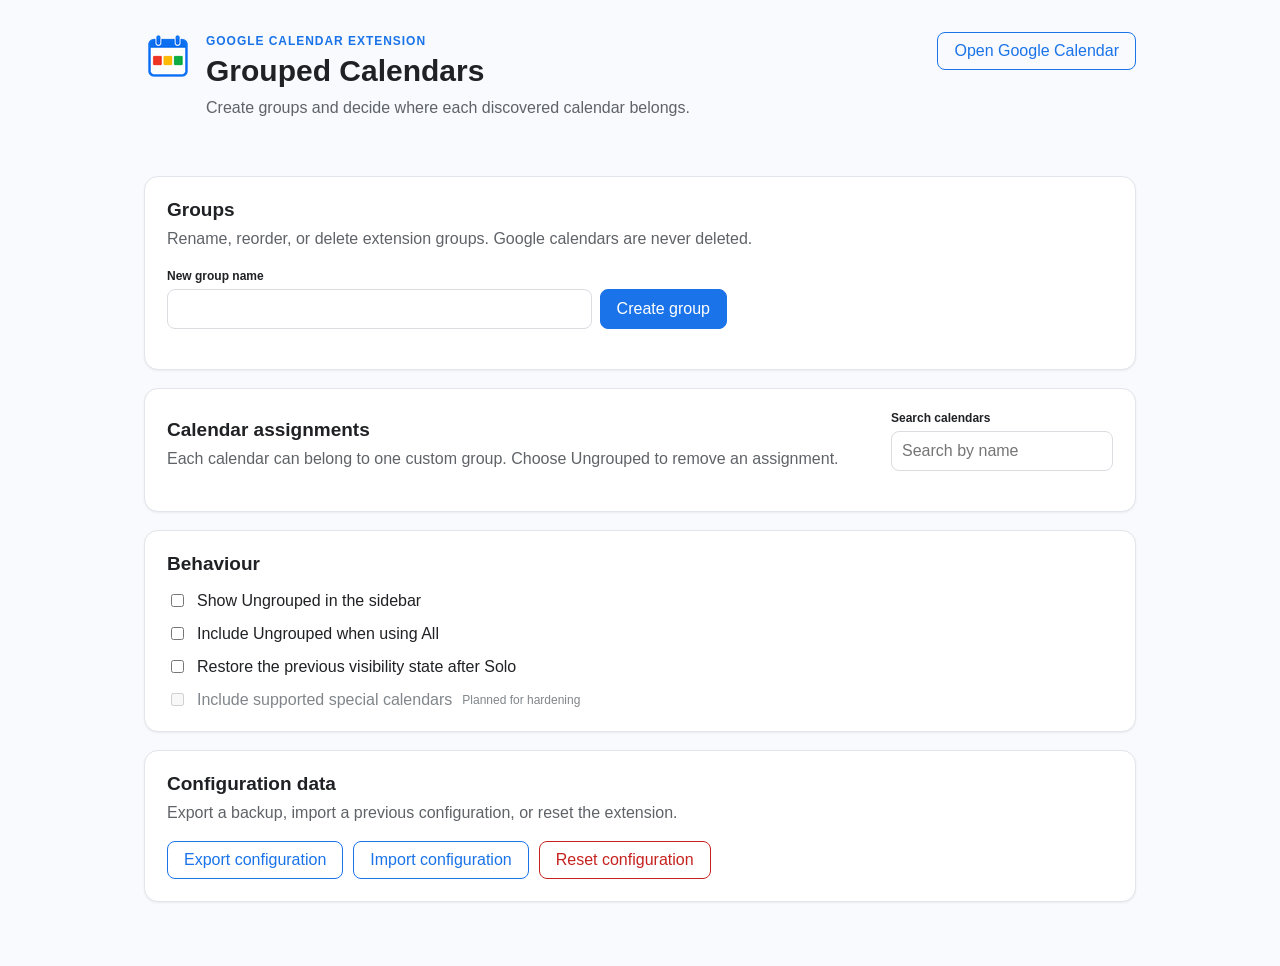
<file: src/options/index.html>
<!doctype html>
<html lang="en">
<head>
  <meta charset="utf-8">
  <meta name="viewport" content="width=device-width, initial-scale=1">
  <title>Grouped Calendars settings</title>
  <link rel="icon" href="../../assets/icons/icon-32.png">
  <link rel="stylesheet" href="styles.css">
</head>
<body>
  <header class="page-header">
    <div class="brand-heading">
      <img src="../../assets/icons/icon-48.png" width="48" height="48" alt="">
      <div>
      <p class="eyebrow">Google Calendar extension</p>
      <h1>Grouped Calendars</h1>
      <p>Create groups and decide where each discovered calendar belongs.</p>
      </div>
    </div>
    <button id="open-calendar" class="secondary" type="button">Open Google Calendar</button>
  </header>

  <p id="status" class="status" role="status" aria-live="polite"></p>

  <main>
    <section class="panel" aria-labelledby="groups-heading">
      <div class="section-heading">
        <div>
          <h2 id="groups-heading">Groups</h2>
          <p>Rename, reorder, or delete extension groups. Google calendars are never deleted.</p>
        </div>
      </div>
      <form id="create-group-form" class="create-form">
        <label for="new-group-name">New group name</label>
        <div class="input-row">
          <input id="new-group-name" maxlength="80" autocomplete="off" required>
          <button type="submit">Create group</button>
        </div>
      </form>
      <div id="groups-list" class="groups-list"></div>
    </section>

    <section class="panel" aria-labelledby="calendars-heading">
      <div class="section-heading calendars-heading">
        <div>
          <h2 id="calendars-heading">Calendar assignments</h2>
          <p>Each calendar can belong to one custom group. Choose Ungrouped to remove an assignment.</p>
        </div>
        <label class="search-label" for="calendar-search">
          <span>Search calendars</span>
          <input id="calendar-search" type="search" placeholder="Search by name">
        </label>
      </div>
      <div id="calendars-list" class="calendars-list"></div>
    </section>

    <section class="panel" aria-labelledby="settings-heading">
      <h2 id="settings-heading">Behaviour</h2>
      <div class="settings-list">
        <label><input id="show-ungrouped" type="checkbox"> Show Ungrouped in the sidebar</label>
        <label><input id="include-ungrouped-all" type="checkbox"> Include Ungrouped when using All</label>
        <label><input id="restore-after-solo" type="checkbox"> Restore the previous visibility state after Solo</label>
        <label class="disabled"><input id="include-special" type="checkbox" disabled> Include supported special calendars <span>Planned for hardening</span></label>
      </div>
    </section>

    <section class="panel" aria-labelledby="data-heading">
      <h2 id="data-heading">Configuration data</h2>
      <p>Export a backup, import a previous configuration, or reset the extension.</p>
      <div class="data-actions">
        <button id="export-configuration" class="secondary" type="button">Export configuration</button>
        <button id="choose-import" class="secondary" type="button">Import configuration</button>
        <input id="import-file" type="file" accept="application/json,.json" hidden>
        <button id="reset-configuration" class="danger" type="button">Reset configuration</button>
      </div>
    </section>
  </main>

  <script src="../shared/configurationModel.js"></script>
  <script src="index.js"></script>
</body>
</html>
</file>
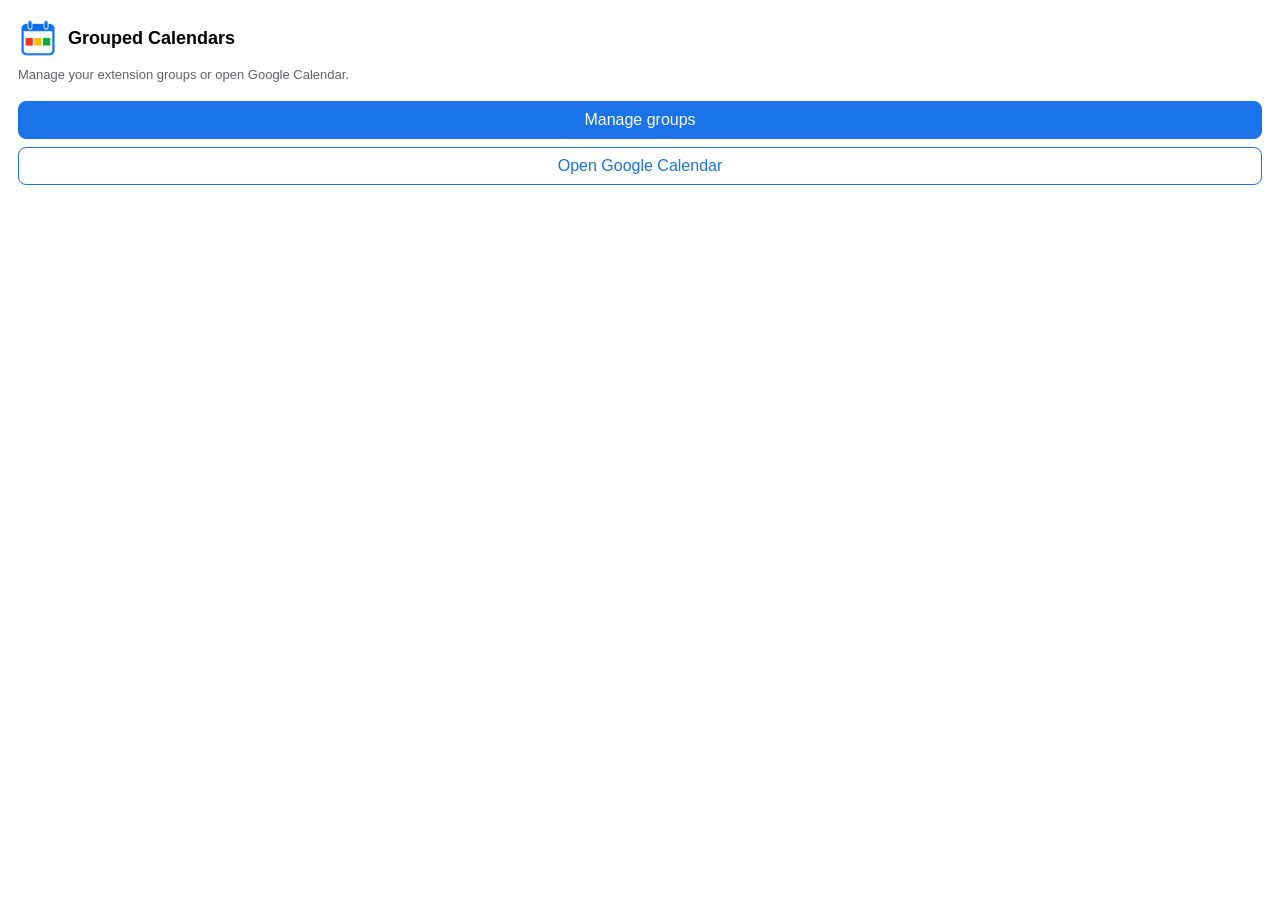
<file: src/popup/index.html>
<!doctype html>
<html lang="en">
<head>
  <meta charset="utf-8">
  <meta name="viewport" content="width=device-width, initial-scale=1">
  <title>Grouped Calendars</title>
  <link rel="icon" href="../../assets/icons/icon-32.png">
  <link rel="stylesheet" href="styles.css">
</head>
<body>
  <div class="brand">
    <img src="../../assets/icons/icon-48.png" width="40" height="40" alt="">
    <h1>Grouped Calendars</h1>
  </div>
  <p>Manage your extension groups or open Google Calendar.</p>
  <button id="manage" type="button">Manage groups</button>
  <button id="calendar" class="secondary" type="button">Open Google Calendar</button>
  <script src="index.js"></script>
</body>
</html>
</file>
<file: src/options/styles.css>
:root {
  color-scheme: light dark;
  font-family: Roboto, Arial, sans-serif;
  color: #202124;
  background: #f8fafd;
}

* { box-sizing: border-box; }

body {
  margin: 0 auto;
  max-width: 1040px;
  padding: 32px 24px 64px;
}

button, input, select { font: inherit; }

button {
  background: #1a73e8;
  border: 1px solid #1a73e8;
  border-radius: 8px;
  color: white;
  cursor: pointer;
  min-height: 38px;
  padding: 0 16px;
}

button:hover { filter: brightness(0.94); }
button:disabled { cursor: default; opacity: 0.45; }

button.secondary {
  background: transparent;
  color: #1a73e8;
}

button.danger {
  background: transparent;
  border-color: #c5221f;
  color: #c5221f;
}

input, select {
  background: #fff;
  border: 1px solid #dadce0;
  border-radius: 8px;
  color: #202124;
  min-height: 40px;
  padding: 8px 10px;
}

input:focus, select:focus, button:focus-visible {
  outline: 2px solid #1a73e8;
  outline-offset: 2px;
}

.page-header {
  align-items: flex-start;
  display: flex;
  gap: 24px;
  justify-content: space-between;
  margin-bottom: 18px;
}

.brand-heading {
  align-items: flex-start;
  display: flex;
  gap: 14px;
}

.brand-heading img { flex: 0 0 48px; }

h1, h2 { font-family: "Google Sans", Roboto, Arial, sans-serif; }
h1 { font-size: 30px; margin: 4px 0 8px; }
h2 { font-size: 19px; margin: 0 0 6px; }
p { color: #5f6368; line-height: 1.5; margin: 0; }

.eyebrow {
  color: #1a73e8;
  font-size: 12px;
  font-weight: 700;
  letter-spacing: 0.08em;
  text-transform: uppercase;
}

.status {
  border-radius: 8px;
  min-height: 38px;
  padding: 9px 12px;
}

.status[data-kind="success"] { background: #e6f4ea; color: #137333; }
.status[data-kind="error"] { background: #fce8e6; color: #b3261e; }

main { display: grid; gap: 18px; }

.panel {
  background: #fff;
  border: 1px solid #e2e5e9;
  border-radius: 14px;
  box-shadow: 0 1px 2px rgb(60 64 67 / 8%);
  padding: 22px;
}

.section-heading, .calendars-heading {
  align-items: end;
  display: flex;
  gap: 24px;
  justify-content: space-between;
}

.create-form { margin-top: 18px; max-width: 560px; }
.create-form > label, .search-label span { display: block; font-size: 12px; font-weight: 600; margin-bottom: 6px; }
.input-row { display: flex; gap: 8px; }
.input-row input { flex: 1 1 auto; }

.groups-list, .calendars-list { display: grid; gap: 8px; margin-top: 18px; }

.group-card, .calendar-row {
  align-items: center;
  border: 1px solid #e2e5e9;
  border-radius: 10px;
  display: grid;
  gap: 10px;
  padding: 12px;
}

.group-card { grid-template-columns: minmax(180px, 1fr) auto auto; }
.group-name-form { display: flex; gap: 8px; }
.group-name-form input { min-width: 0; width: 100%; }
.group-controls { display: flex; gap: 6px; }
.group-controls button { min-height: 36px; padding: 0 11px; }
.group-colour-label { align-items: center; display: flex; font-size: 12px; gap: 6px; margin-right: 4px; }
.group-colour-label input[type="color"] { cursor: pointer; height: 36px; min-height: 36px; padding: 3px; width: 44px; }
.group-count { color: #5f6368; font-size: 12px; white-space: nowrap; }

.calendar-row { grid-template-columns: minmax(180px, 1fr) minmax(180px, 280px); }
.calendar-name { font-weight: 500; }
.calendar-source { color: #5f6368; display: block; font-size: 12px; margin-top: 3px; }
.calendar-row select { width: 100%; }

.search-label { min-width: 220px; }
.search-label input { width: 100%; }
.settings-list { display: grid; gap: 14px; margin-top: 16px; }
.settings-list label { align-items: center; display: flex; gap: 10px; }
.settings-list input { min-height: auto; }
.settings-list .disabled { color: #80868b; }
.settings-list .disabled span { font-size: 12px; }
.data-actions { display: flex; flex-wrap: wrap; gap: 10px; margin-top: 16px; }
.empty { background: #f8fafd; border-radius: 8px; padding: 16px; }

@media (max-width: 700px) {
  body { padding: 20px 12px 40px; }
  .page-header, .section-heading, .calendars-heading { align-items: stretch; flex-direction: column; }
  .group-card, .calendar-row { grid-template-columns: 1fr; }
  .group-controls { flex-wrap: wrap; }
  .search-label { min-width: 0; }
}

@media (prefers-color-scheme: dark) {
  :root { background: #202124; color: #e8eaed; }
  .panel { background: #292a2d; border-color: #3c4043; }
  p, .group-count, .calendar-source { color: #bdc1c6; }
  input, select { background: #202124; border-color: #5f6368; color: #e8eaed; }
  button.secondary { color: #8ab4f8; border-color: #8ab4f8; }
  .group-card, .calendar-row { border-color: #3c4043; }
  .empty { background: #202124; }
  .status[data-kind="success"] { background: #0d652d; color: #e6f4ea; }
  .status[data-kind="error"] { background: #8c1d18; color: #fce8e6; }
}
</file>
<file: src/popup/styles.css>
:root { color-scheme: light dark; font-family: Roboto, Arial, sans-serif; }
body { margin: 0; min-width: 250px; padding: 18px; }
h1 { font-family: "Google Sans", Roboto, Arial, sans-serif; font-size: 18px; margin: 0 0 6px; }
.brand { align-items: center; display: flex; gap: 10px; margin-bottom: 8px; }
.brand img { flex: 0 0 40px; }
.brand h1 { margin: 0; }
p { color: #5f6368; font-size: 13px; line-height: 1.45; margin: 0 0 16px; }
button { background: #1a73e8; border: 1px solid #1a73e8; border-radius: 8px; color: white; cursor: pointer; display: block; font: inherit; min-height: 38px; margin-top: 8px; width: 100%; }
button.secondary { background: transparent; color: #1a73e8; }
button:focus-visible { outline: 2px solid #1a73e8; outline-offset: 2px; }
@media (prefers-color-scheme: dark) { p { color: #bdc1c6; } button.secondary { border-color: #8ab4f8; color: #8ab4f8; } }
</file>
